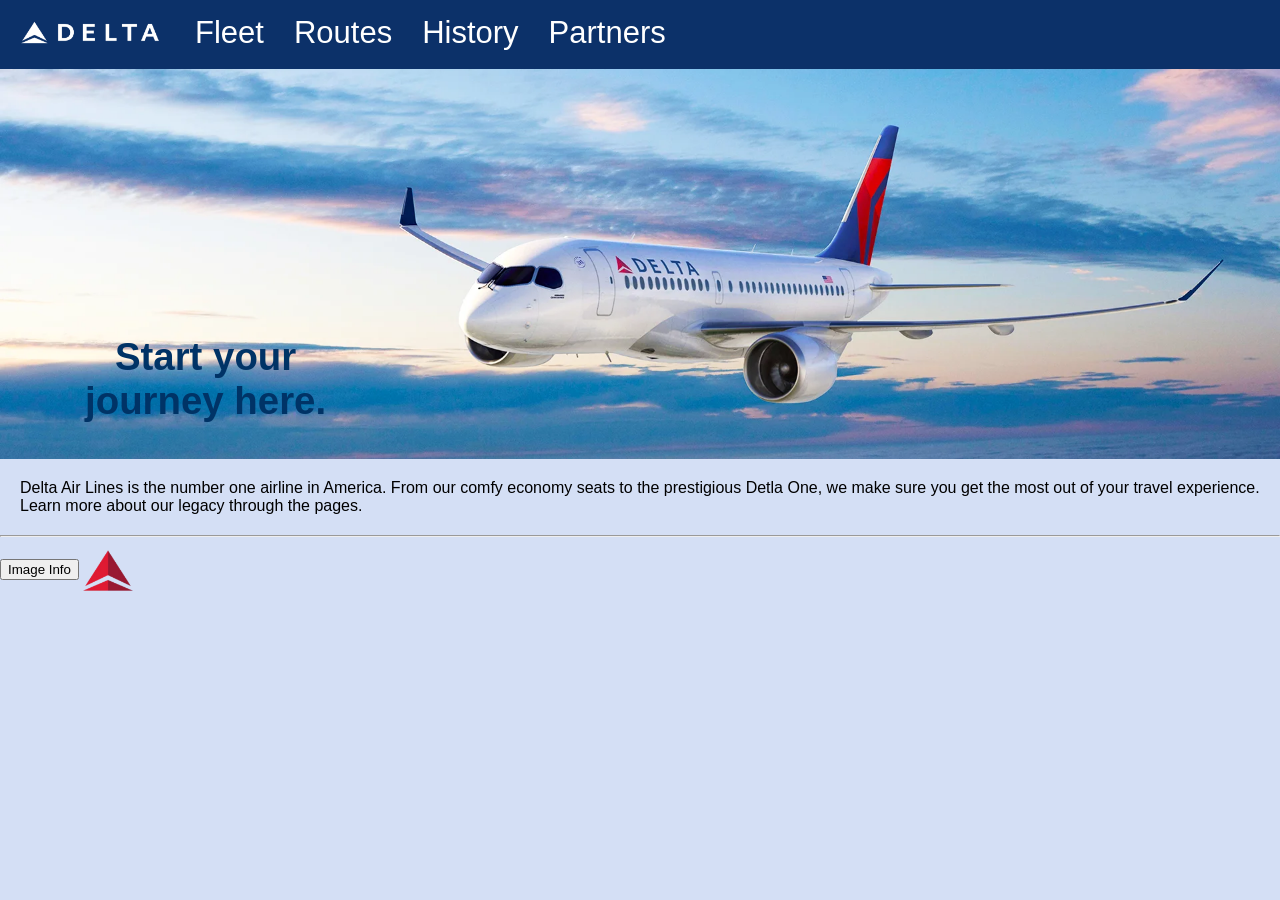
<file: index.html>
<!DOCTYPE html>
<html>
  <head>
    <title>Delta Air Lines Virtual</title>
    <link rel="stylesheet" href="styles.css">
    <script src="script.js"></script>  
  </head>  
  <body>
    <nav id="navbar">
      <ul>
        <li><a href="index.html"><img src="image/deltawhite.png" alt="Delta Plane Banner" style="width:150px;"></a></li>
        <li style="font-size: 31px;"><a href="fleet.html">Fleet</a></li>
        <li style="font-size: 31px;"><a href="routes.html">Routes</a></li>
        <li style="font-size: 31px;"><a href="history.html">History</a></li>
        <li style="font-size: 31px;"><a href="partners.html">Partners</a></li>
      </ul>
    </nav>

    <main>
      <h1 class="banner">Start your journey here.</h1>
      <img src="image/deltaBanner.png" alt="Plane Banner" style="width:100%;">
      <p>Delta Air Lines is the number one airline in America. From our comfy economy seats to the prestigious Detla One, we make sure you get the most out of your travel experience. Learn more about our legacy through the pages.</p>
      <hr>
      <input style="display: inline;" type="button" onclick="alert('All images on website found on public domain')" value="Image Info" style="margin: 20px;">
      <img src="image/deltaLogo.png" alt="Delta Logo" style="width: 50px; display: inline;">
    </main>
  </body>  
</html>
</file>
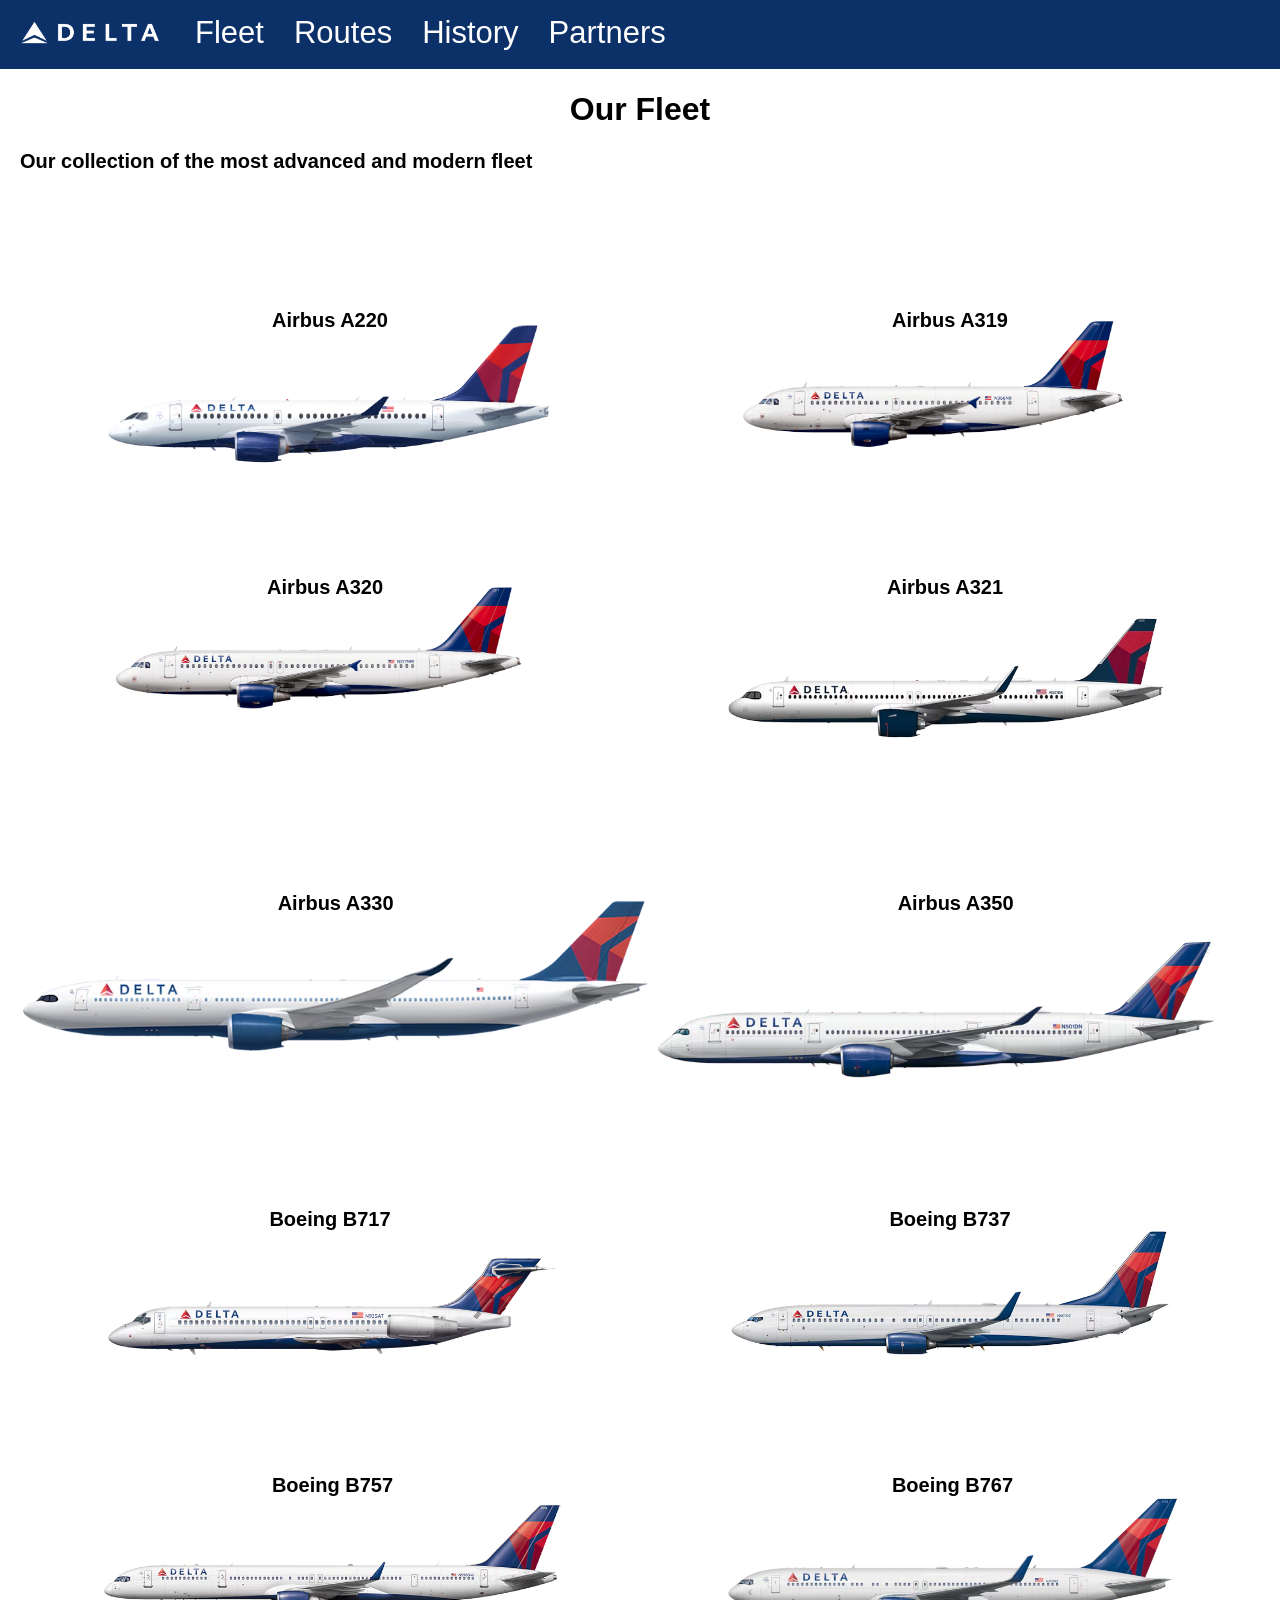
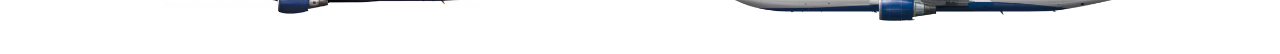
<file: fleet.html>
<!DOCTYPE html>
<html>
  <head>
    <title>DALV | Fleet</title>
    <link rel="stylesheet" href="styles.css">
    <script src="script.js"></script>
  </head>
  <body style="background-color: white;">
    <nav id="navbar">
      <ul>
        <li><a href="index.html"><img src="image/deltawhite.png" alt="Delta Plane Banner" style="width:150px;"></a></li>
        <li style="font-size: 31px;"><a href="fleet.html">Fleet</a></li>
        <li style="font-size: 31px;"><a href="routes.html">Routes</a></li>
        <li style="font-size: 31px;"><a href="history.html">History</a></li>
        <li style="font-size: 31px;"><a href="partners.html">Partners</a></li>
      </ul>
    </nav>
    <main>
      <h1 style="padding-top: 10px;">Our Fleet</h1>

      <h2 style="font-size: 20px; margin: 20px; font-family:'Lucida Sans', sans-serif">Our collection of the most advanced and modern fleet</h2>
      <div class="container">
        <div class="column">
          <h6>Airbus A220</h6> 
          <img src="image/deltaA220.avif" alt="Airbus A220" style="height:150px">
        </div>
        <div class="column">
          <h6>Airbus A319</h6>
          <img src="image/deltaA319.avif" alt="Airbus A319" style="height:150px">
        </div>
        <div class="column">
          <h6>Airbus A320</h6>
          <img src="image/deltaA320.avif" alt="Airbus A320" style="height:150px">
        </div>
        <div class="column">
          <h6>Airbus A321</h6>      
          <img src="image/deltaA321.png" alt="Airbus A321" style="height:200px">
        </div>
        <div class="column">
          <h6>Airbus A330</h6>      
          <img src="image/deltaA330.avif" alt="Airbus A330" style="height:150px">
        </div>
        <div class="column">
          <h6>Airbus A350</h6>      
          <img src="image/deltaA350.avif" alt="Airbus A350" style="height:200px">
        </div>
        <div class="column">
          <h6>Boeing B717</h6>      
          <img src="image/deltaB717.avif" alt="Boeing 717" style="height:150px">
        </div>
        <div class="column">
          <h6>Boeing B737</h6>      
          <img src="image/deltaB737.avif" alt="Boeing 737" style="height:150px">
        </div>
        <div class="column">
          <h6>Boeing B757</h6>      
          <img src="image/deltaB757.avif" alt="Boeing 757" style="height:150px">
        </div>
        <div class="column">
          <h6>Boeing B767</h6>      
          <img src="image/deltaB767.avif" alt="Boeing 767" style="height:150px">
        </div>
      </div>
    </main>
  </body>
</html>
</file>
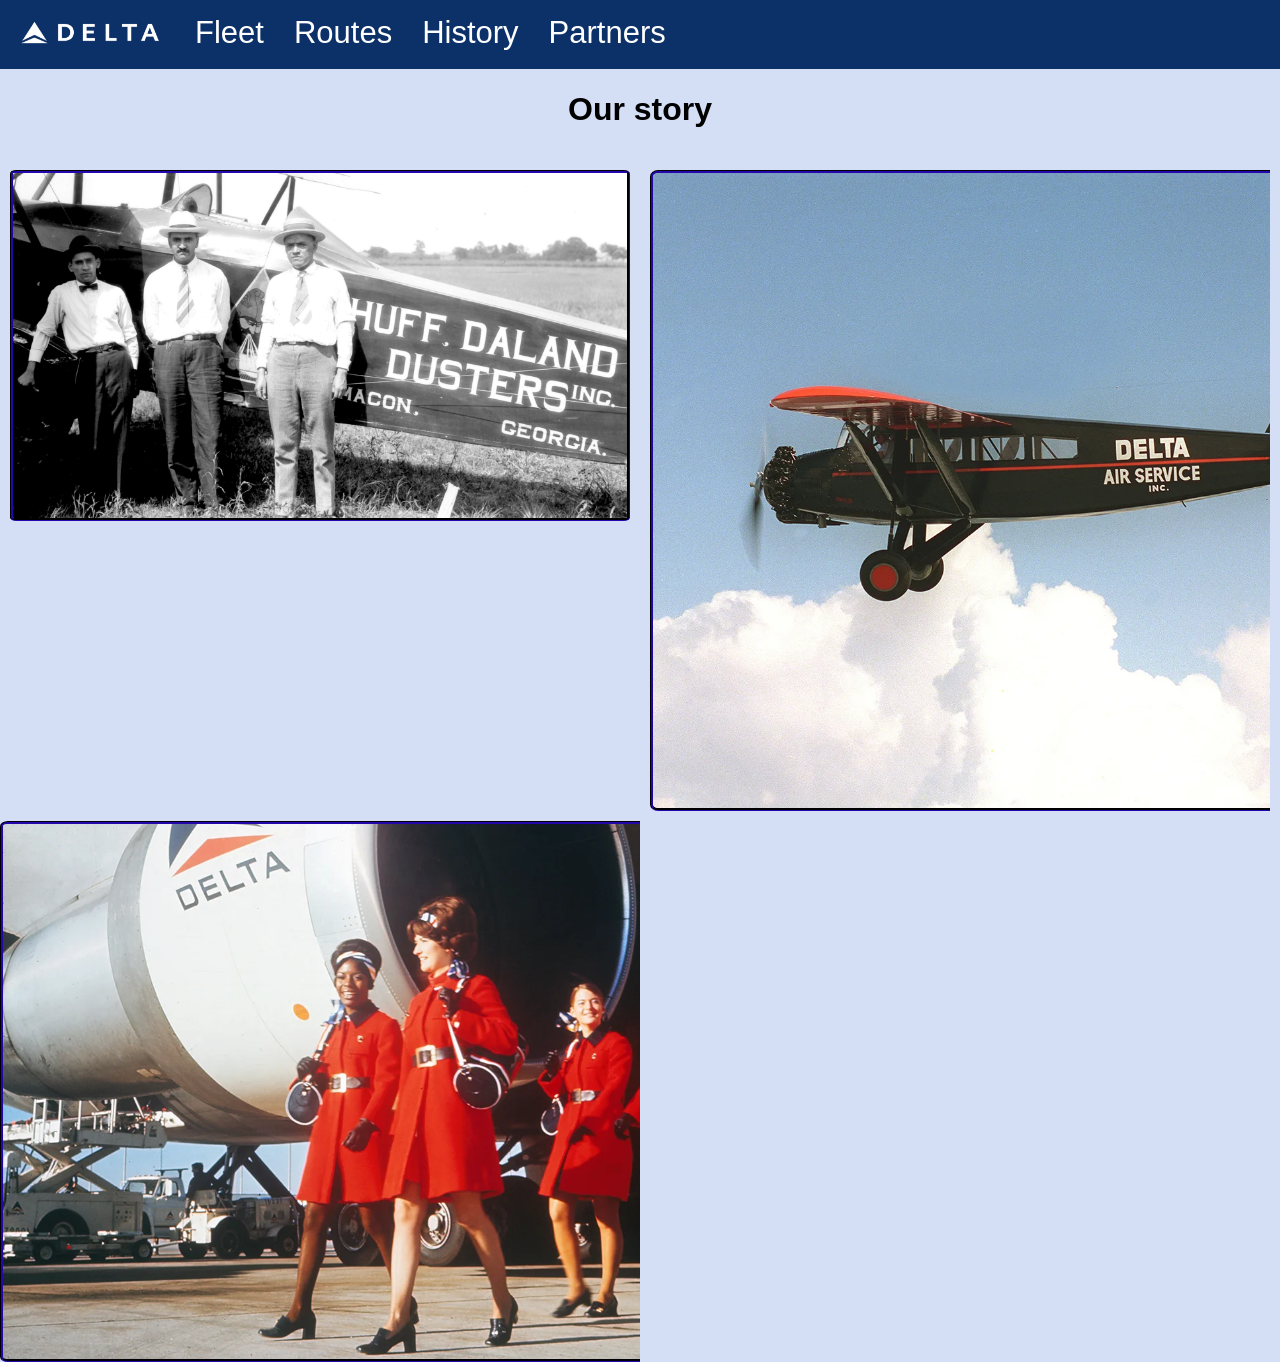
<file: history.html>
<!DOCTYPE html>
<html>
  <head>
    <title>DALV | History</title>
    <link rel="stylesheet" href="styles.css">
    <script src="script.js"></script>  
  </head>
  <body>
    <nav id="navbar">
      <ul>
        <li><a href="index.html"><img src="image/deltawhite.png" alt="Delta Plane Banner" style="width:150px;"></a></li>
        <li style="font-size: 31px;"><a href="fleet.html">Fleet</a></li>
        <li style="font-size: 31px;"><a href="routes.html">Routes</a></li>
        <li style="font-size: 31px;"><a href="history.html">History</a></li>
        <li style="font-size: 31px;"><a href="partners.html">Partners</a></li>
      </ul>
    </nav>

    <main>
      <h1 style="padding: 10px;">Our story</h1>
      <div class="wrapper">
        <div class="hcontainer">
          <img src="image/hufflandusters.jpg" alt="Huff Daland Dusters" class="himage">
          <div class="overlay">
            <div class="text">Delta Air Lines was first founded in 1925 as the Huff Daland Dusters, a crop dusting company for fields.</div>
          </div>
        </div>  
    
        <div class="hcontainer">
          <img src="image/restored-travel-air-in-flight.webp" style="width: 800px" alt="First Delta Flight" class="himage">
          <div class="overlay2">
            <div class="text">At 8 a.m. on June 17, 1929, Delta's flew their first passenger flight with a Travel Air S-6000B.</div>
          </div>
        </div>  
      </div>

      <div class="hcontainer">
        <img src="image/first_international.webp" style="width: 800px" alt="First International Routes" class="himage">
        <div class="overlay2">
          <div class="text">In 1961, Delta opened their first international routes to the Caribbean and Caracas.</div>
        </div>
      </div>  
    </main>
  </body>
</html>
</file>
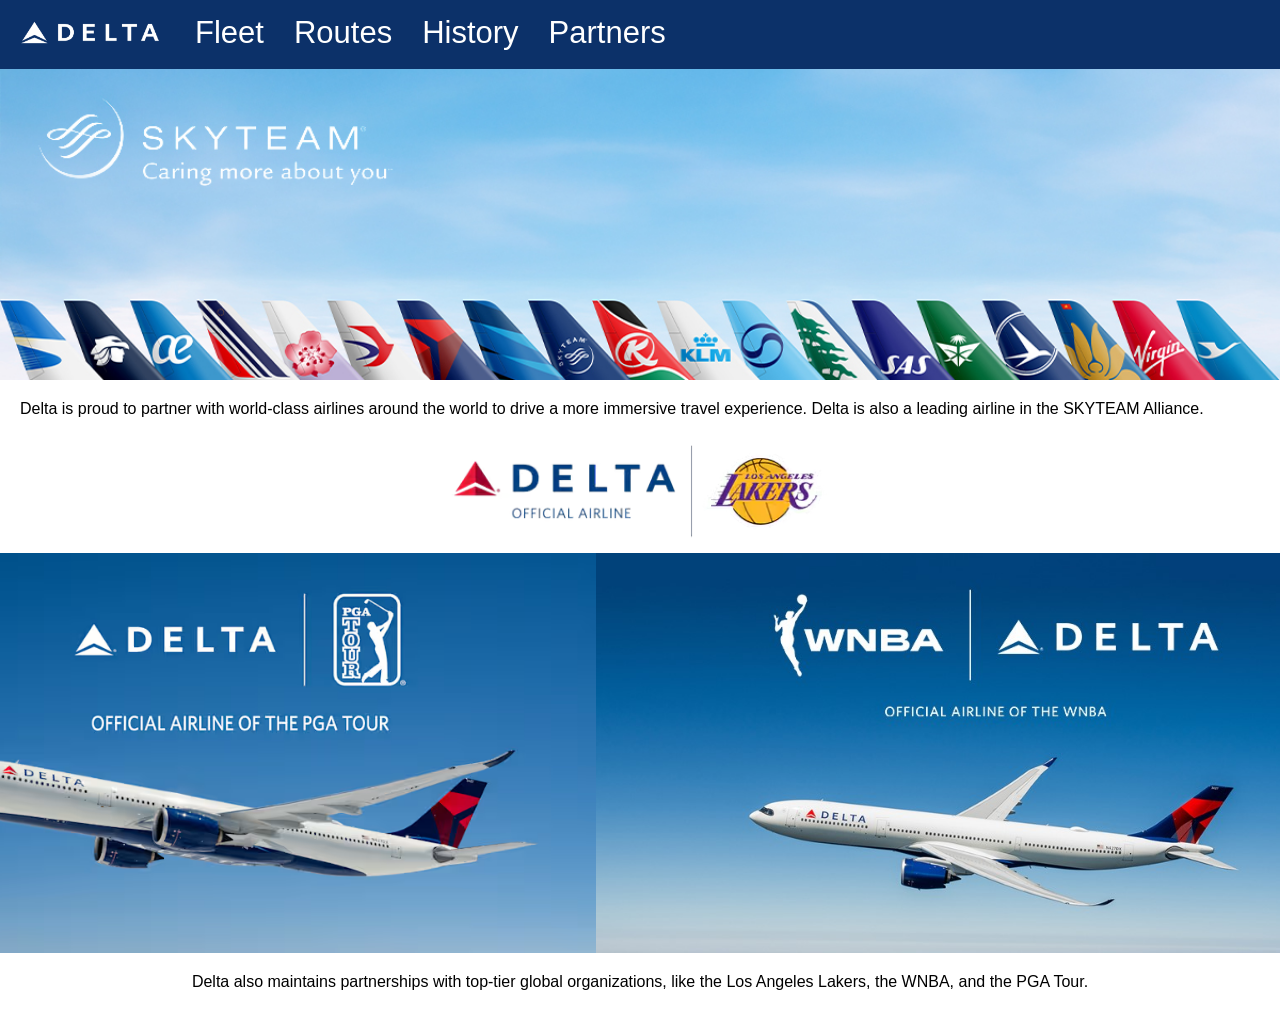
<file: partners.html>
<!DOCTYPE html>
<html>
  <head>
    <link rel="stylesheet" href="styles.css">
    <title>DALV | Partners</title>
    <script src="script.js"></script>  
  </head>
  <body style="background-color: white;">
    <nav id="navbar">
      <ul>
        <li><a href="index.html"><img src="image/deltawhite.png" alt="Delta Plane Banner" style="width:150px;"></a></li>
        <li style="font-size: 31px;"><a href="fleet.html">Fleet</a></li>
        <li style="font-size: 31px;"><a href="routes.html">Routes</a></li>
        <li style="font-size: 31px;"><a href="history.html">History</a></li>
        <li style="font-size: 31px;"><a href="partners.html">Partners</a></li>
      </ul>
    </nav>
    <main>
      <img src="image/skyteam.jpg" alt="Partners" style="width:100%">    
      <p>Delta is proud to partner with world-class airlines around the world to drive a more immersive travel experience. Delta is also a leading airline in the SKYTEAM Alliance.</p>    
        <img src="image/deltalakerslogo.avif" alt="Lakers parntership" style="width: 400px; display:block; margin: auto; padding-bottom: 10px;">
      <div class="partners">
        <img src="image/PGA-TOUR_Delta_Official-Airline.avif" alt="PGA Tour partnership" style="height: 400px;">
        <img src="image/wnba.jpg" alt="WNBA parntership" style="height: 400px; display: inline;">
      </div>
      <p style="text-align: center;">Delta also maintains partnerships with top-tier global organizations, like the Los Angeles Lakers, the WNBA, and the PGA Tour. </p>
    </main>
  </body>  
</html>
</file>
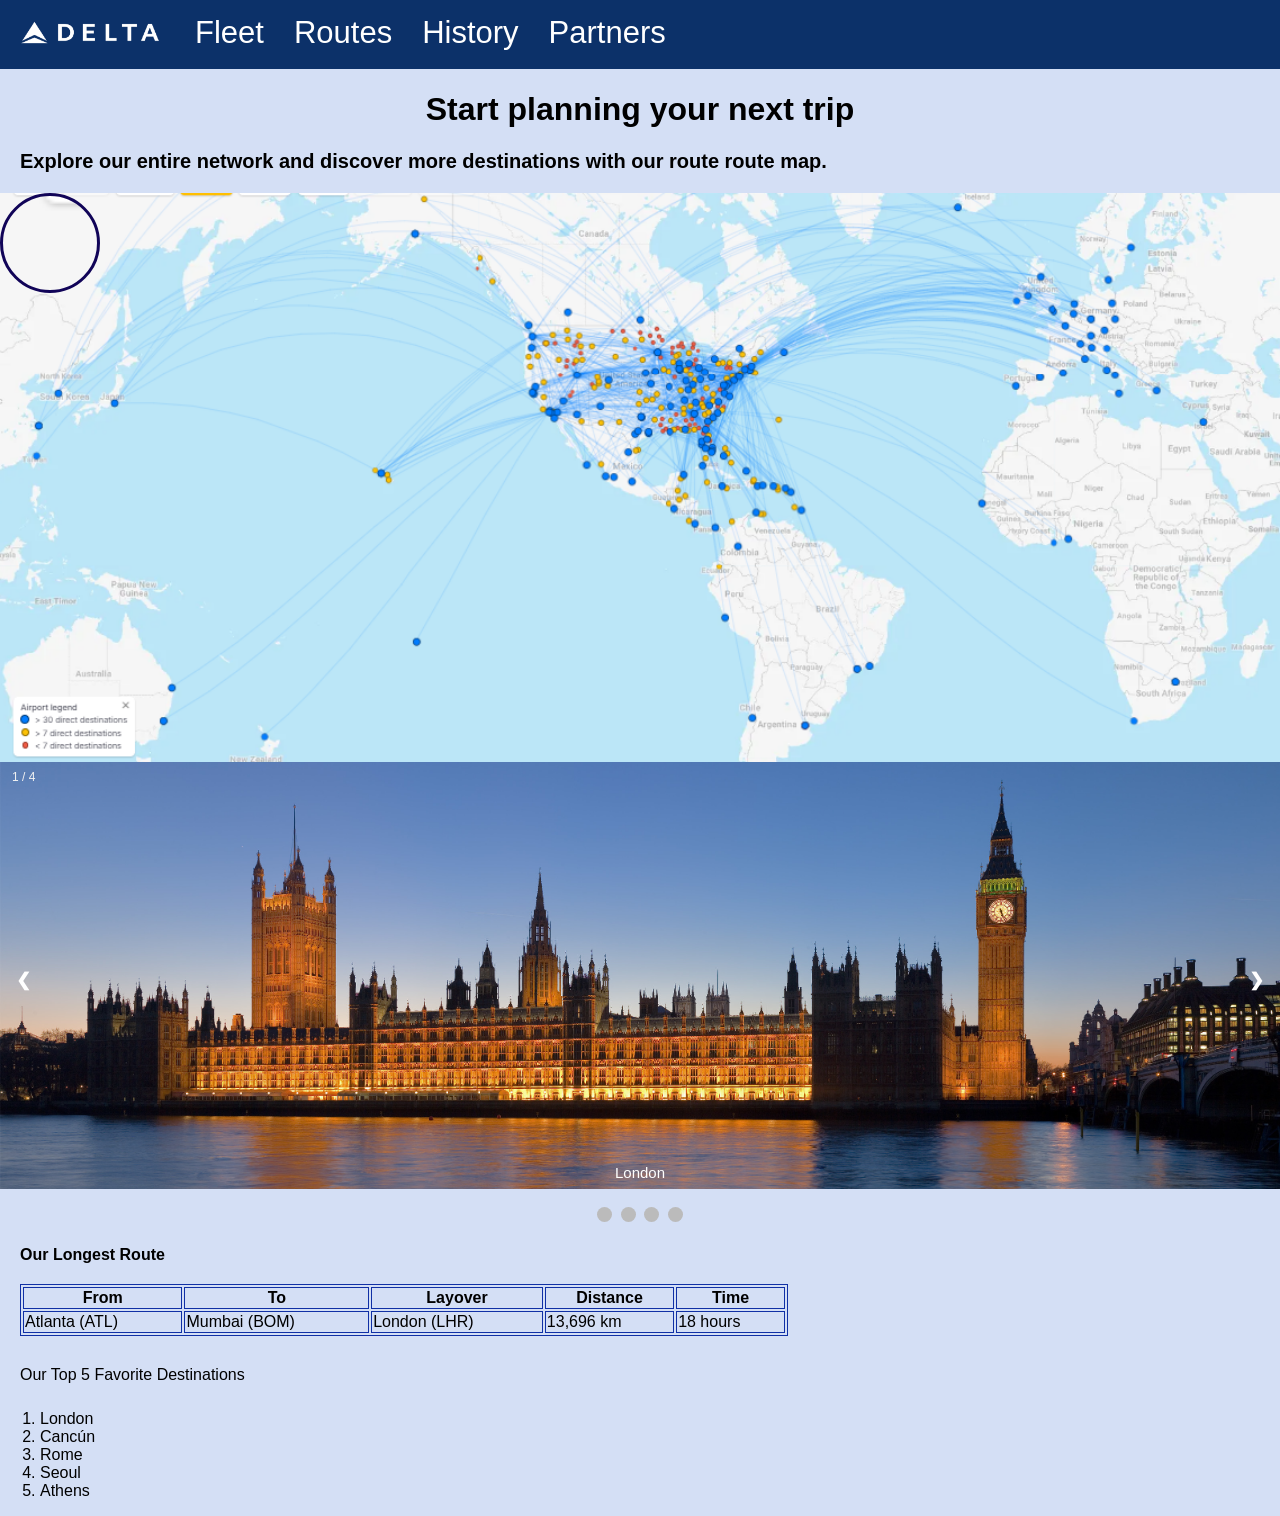
<file: routes.html>
<!DOCTYPE html>
<html>
  <head>
    <title>DALV | Route Map</title>
    <link rel="stylesheet" href="styles.css">
    <script src="script.js">magnify("myimage", 3);</script>
  </head>
  <body>
    <nav id="navbar">
      <ul>
        <li><a href="index.html"><img src="image/deltawhite.png" alt="Delta Plane Banner" style="width:150px;"></a></li>
        <li style="font-size: 31px;"><a href="fleet.html">Fleet</a></li>
        <li style="font-size: 31px;"><a href="routes.html">Routes</a></li>
        <li style="font-size: 31px;"><a href="history.html">History</a></li>
        <li style="font-size: 31px;"><a href="partners.html">Partners</a></li>
      </ul>
    </nav>
    <main>
      <h1 style="padding-top: 10px;">Start planning your next trip</h1>
      <h2 style="font-size: 20px; margin: 20px; font-family:'Lucida Sans', sans-serif">Explore our entire network and discover more destinations with our route route map.</h2>
      <div class="img-magnifier-container">
        <img src="image/deltaRoutes.png" id="routemap" alt="Route Map" style="width:100%;">
      </div>
      <p style="  position: absolute; bottom: 10px; left: 30%; padding: 0; margin: 0;">Click <a href="https://www.delta.com/us/en/travel-planning-center/find-your-destination/route-map">here</a> for the interactive map.</p>
      <script>
        /* Initiate Magnify Function
        with the id of the image, and the strength of the magnifier glass:*/
        magnify("routemap", 3);
      </script>
    
      <div class="slideshow-container">

        <div class="mySlides fade">
          <div class="numbertext">1 / 4</div>
          <img src="image/london.jpg" style="width:100%; margin: 0px; padding: 0px;">
          <div class="label">London</div>
        </div>

        <div class="mySlides fade">
          <div class="numbertext">2 / 4</div>
          <img src="image/banner-cancun.jpg" style="width:100%; margin: 0px; padding: 0px;">
          <div class="label">Cancun</div>
        </div>

        <div class="mySlides fade">
          <div class="numbertext">3 / 4</div>
          <img src="image/athens.jpg" style="width:100%; margin: 0px; padding: 0px;">
          <div class="label">Athens</div>
        </div>

        <div class="mySlides fade">
          <div class="numbertext">4 / 4</div>
          <img src="image/rome.jpg" style="width:100%; margin: 0px; padding: 0px;">
          <div class="label">Rome</div>
        </div>

        <!-- Next and previous buttons -->
        <a class="prev" onclick="plusSlides(-1)">&#10094;</a>
        <a class="next" onclick="plusSlides(1)">&#10095;</a>
      </div>
      <br>

      <!-- The dots/circles -->
      <div style="text-align:center">
        <span class="dot" onclick="currentSlide(1)"></span>
        <span class="dot" onclick="currentSlide(2)"></span>
        <span class="dot" onclick="currentSlide(3)"></span>
        <span class="dot" onclick="currentSlide(4)"></span>
      </div>
        
      <h4 style="margin: 20px;">Our Longest Route</h4>

      <style>
      table, th, td {
      border: 1px solid rgb(16, 48, 165);
      }
      </style>

      <table style="width:60%; margin: 20px;">
        <tr>
          <th>From</th>
          <th>To</th>
          <th>Layover</th> 
          <th>Distance</th>
          <th>Time</th>
        </tr>
        <tr>
          <td>Atlanta (ATL)</td>
          <td>Mumbai (BOM)</td>
          <td>London (LHR)</td>
          <td>13,696 km</td>
          <td>18 hours</td>
        </tr>
      </table>

      <p>Our Top 5 Favorite Destinations</p>
      <ol>
        <li>London</li>
        <li>Cancún</li>
        <li>Rome</li>
        <li>Seoul</li>
        <li>Athens</li>
      </ol>
    </main>  
  </body>
</html>
</file>
<file: styles.css>
* {box-sizing: border-box}
body {
  font-family: Verdana, sans-serif;
  margin:0;
  padding: 0;   
  background-color: rgb(212, 223, 245);
}
img {vertical-align: middle;}

h1 {
  text-align: center;
}
main {
  margin: 0px;
  padding: 0px;
  padding-top: 60px; 
}

p {
  margin: 10px;
  padding: 10px;
}

h6 {
  text-align: center;
  font-size: 20px;
  font-family:'Gill Sans', 'Gill Sans MT', Calibri, 'Trebuchet MS', sans-serif;
  position: relative;
  top: 60px;
}

h3 {
  font-family: 'Lucida Sans', 'Lucida Sans Regular', 'Lucida Grande', 'Lucida Sans Unicode', Geneva, Verdana, sans-serif;
}

.partners {
  display: flex;
  justify-content: center;
  align-items: center;
}

.img-magnifier-container {
  position: relative;
}

.img-magnifier-glass {
  position: absolute;
  border: 3px solid #110458;
  border-radius: 50%;
  cursor: none;
  width: 100px;
  height: 100px;
}

.mySlides {display: none}

.slideshow-container {
  max-width: 100%;
  position: relative;
  margin: auto;
}

.mySlides {
  display:hidden;
}

.mySlides:first-child {
  display: block
}

.prev, .next {
  cursor: pointer;
  position: absolute;
  top: 50%;
  width: auto;
  margin-top: -22px;
  padding: 16px;
  color: white;
  font-weight: bold;
  font-size: 18px;
  transition: 0.6s ease;
  border-radius: 0 3px 3px 0;
  user-select: none;
}

.next {
  right: 0;
  border-radius: 3px 0 0 3px;
}

.prev:hover, .next:hover {
  background-color: rgba(0,0,0,0.8);
}

.label {
  color:white;
  font-size: 15px;
  padding: 8px 12px;
  position: absolute;
  bottom: 0px;
  width: 100%;
  text-align: center;
}

.numbertext {
  color: #f2f2f2;
  font-size: 12px;
  padding: 8px 12px;
  position: absolute;
  top: 0;
}

.dot {
  cursor: pointer;
  height: 15px;
  width: 15px;
  margin: 0 2px;
  background-color: #bbb;
  border-radius: 50%;
  display: inline-block;
  transition: 0.6s ease;
}

.active, .dot:hover {
  background-color: #717171;
}

.fade {
  animation-name: fade;
  animation-duration: 1.5s;
}

@keyframes fade {
  from {opacity: .4}
  to {opacity: 1}
}

.container {
  display: flex;
  flex-direction: row;
  flex-wrap: wrap;
  justify-content: space-around;
  padding: 10px;
  margin: 10px;
}
.rows {
  text-align: center;
  padding-bottom: 100px;
}
.wrapper {
  display: flex;
  gap: 20px;
  padding: 10px;
}

.hcontainer {
  position: relative;
  width: 50%;
  overflow: hidden;
}

.himage {
  display: block;
  width: 100%;
  height: auto;
  border-color: #110458;
  border-style:groove;
  border-radius: 1%;
}

.overlay, .overlay2 { 
  position: absolute;
  bottom: 0;
  background-color: rgba(11, 25, 118, 0.9);
  overflow: hidden;
  width: 0;
  height: 100%;
  transition: .5s ease;
}

.overlay { 
  left: 100%;
} 

.overlay2 { 
  right: 100%;
} 

.hcontainer:hover .overlay { 
  width: 100%;
  left: 0; 
} 

.hcontainer:hover .overlay2 { 
  width: 100%;
  right: 0; 
} 
.text {
  color: rgb(240, 248, 255);
  font-size: 20px;
  position: absolute;
  top: 50%;
  left: 50%;
  -webkit-transform: translate(-50%, -50%);
  -ms-transform: translate(-50%, -50%);
  transform: translate(-50%, -50%);
  text-align: center;
  white-space: normal;
}

#navbar {
  position: fixed;
  top: 0;
  width: 100%;
  z-index: 1000;
  transition: top 0.3s; 
}

#navbar ul {
  list-style-type: none;
  background-color: #0c3169;
  padding: 0px;
  margin: 0px;
  overflow: hidden;
}
#navbar a{
  color: white;
  text-decoration: none;
  padding: 15px;
  display: block;
  text-align: center;
  border-bottom: 3px solid transparent;

}
#navbar a:hover{
  background-color: #032649;
  border-bottom: 4px solid rgb(214, 42, 42);
}
#navbar li {
  float: left;
  display: flex;
}
.banner {
  font-family: 'Gill Sans', 'Gill Sans MT', Calibri, 'Trebuchet MS', sans-serif;
  font-size: 3vw;
  color:#003366;
  position: absolute;
  top: 35%;
  left: 2%;
  width: 25%;
  margin: 20px;
}
</file>
